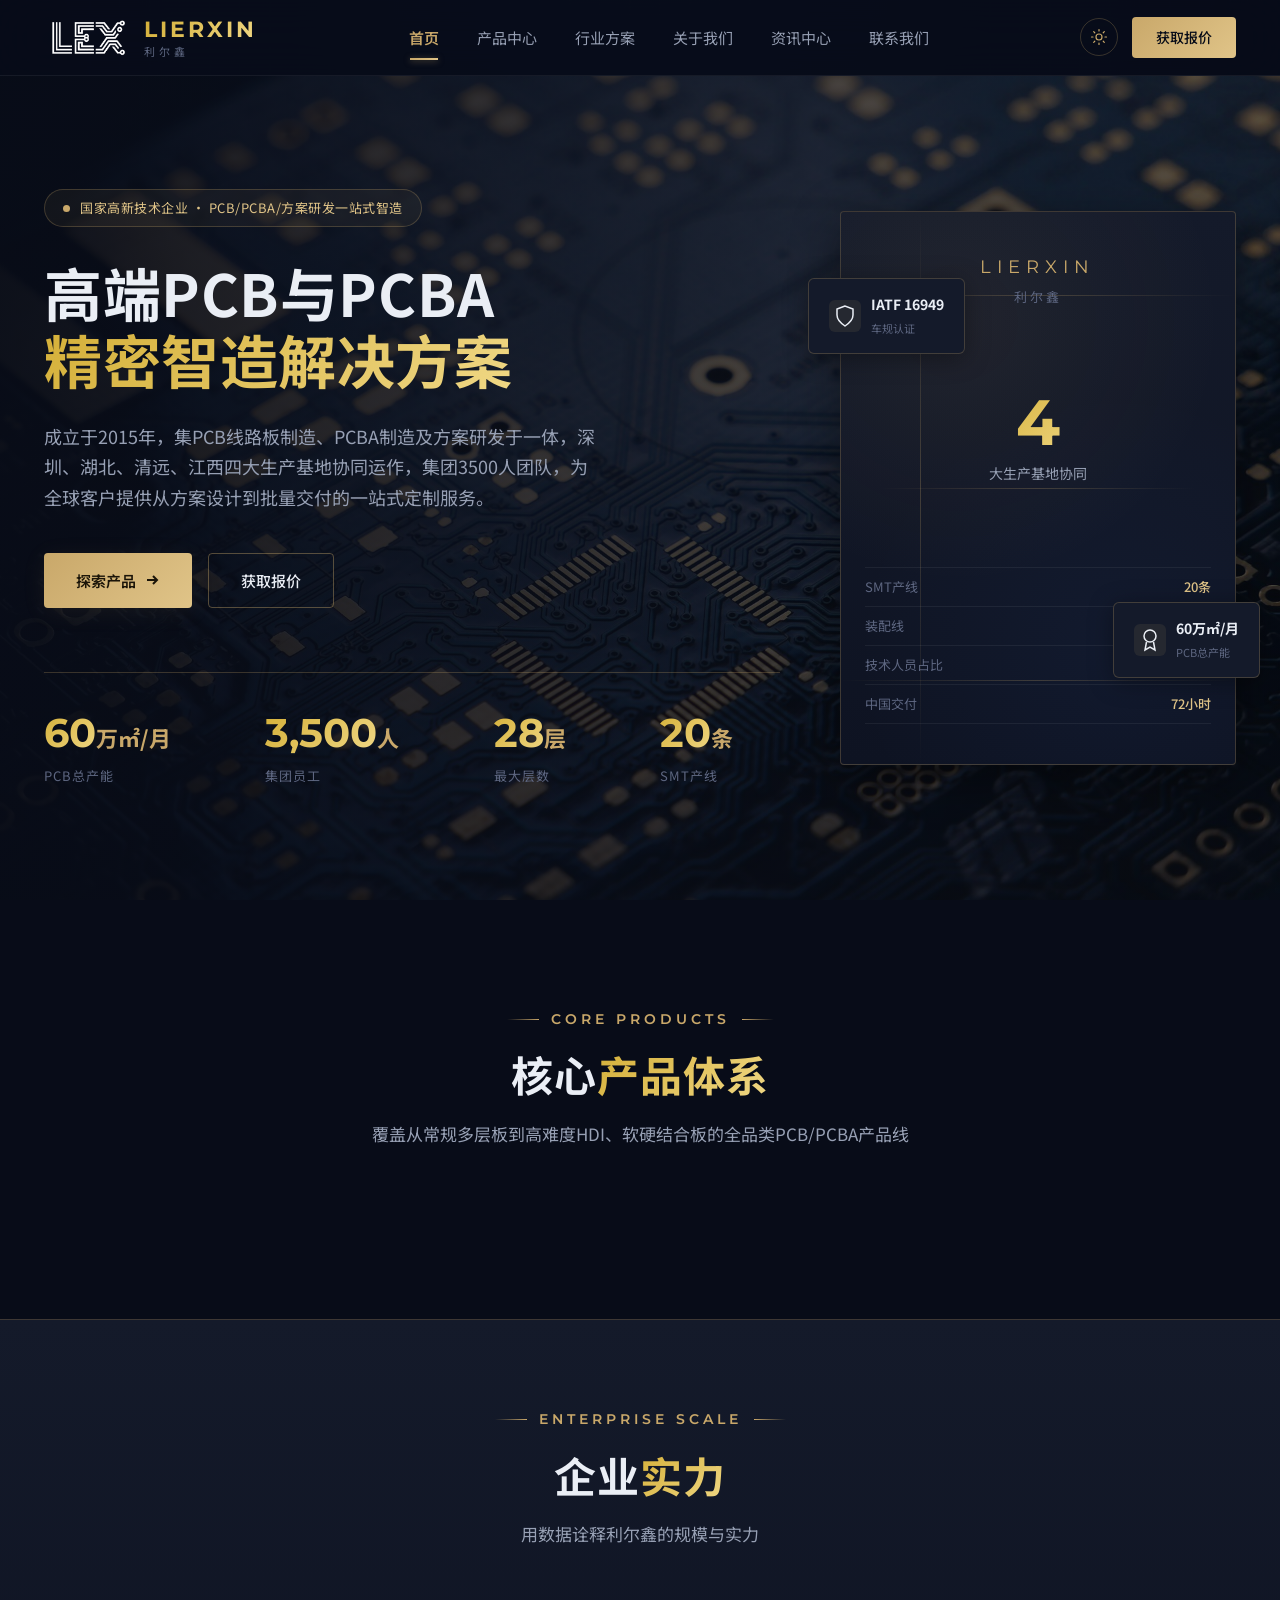
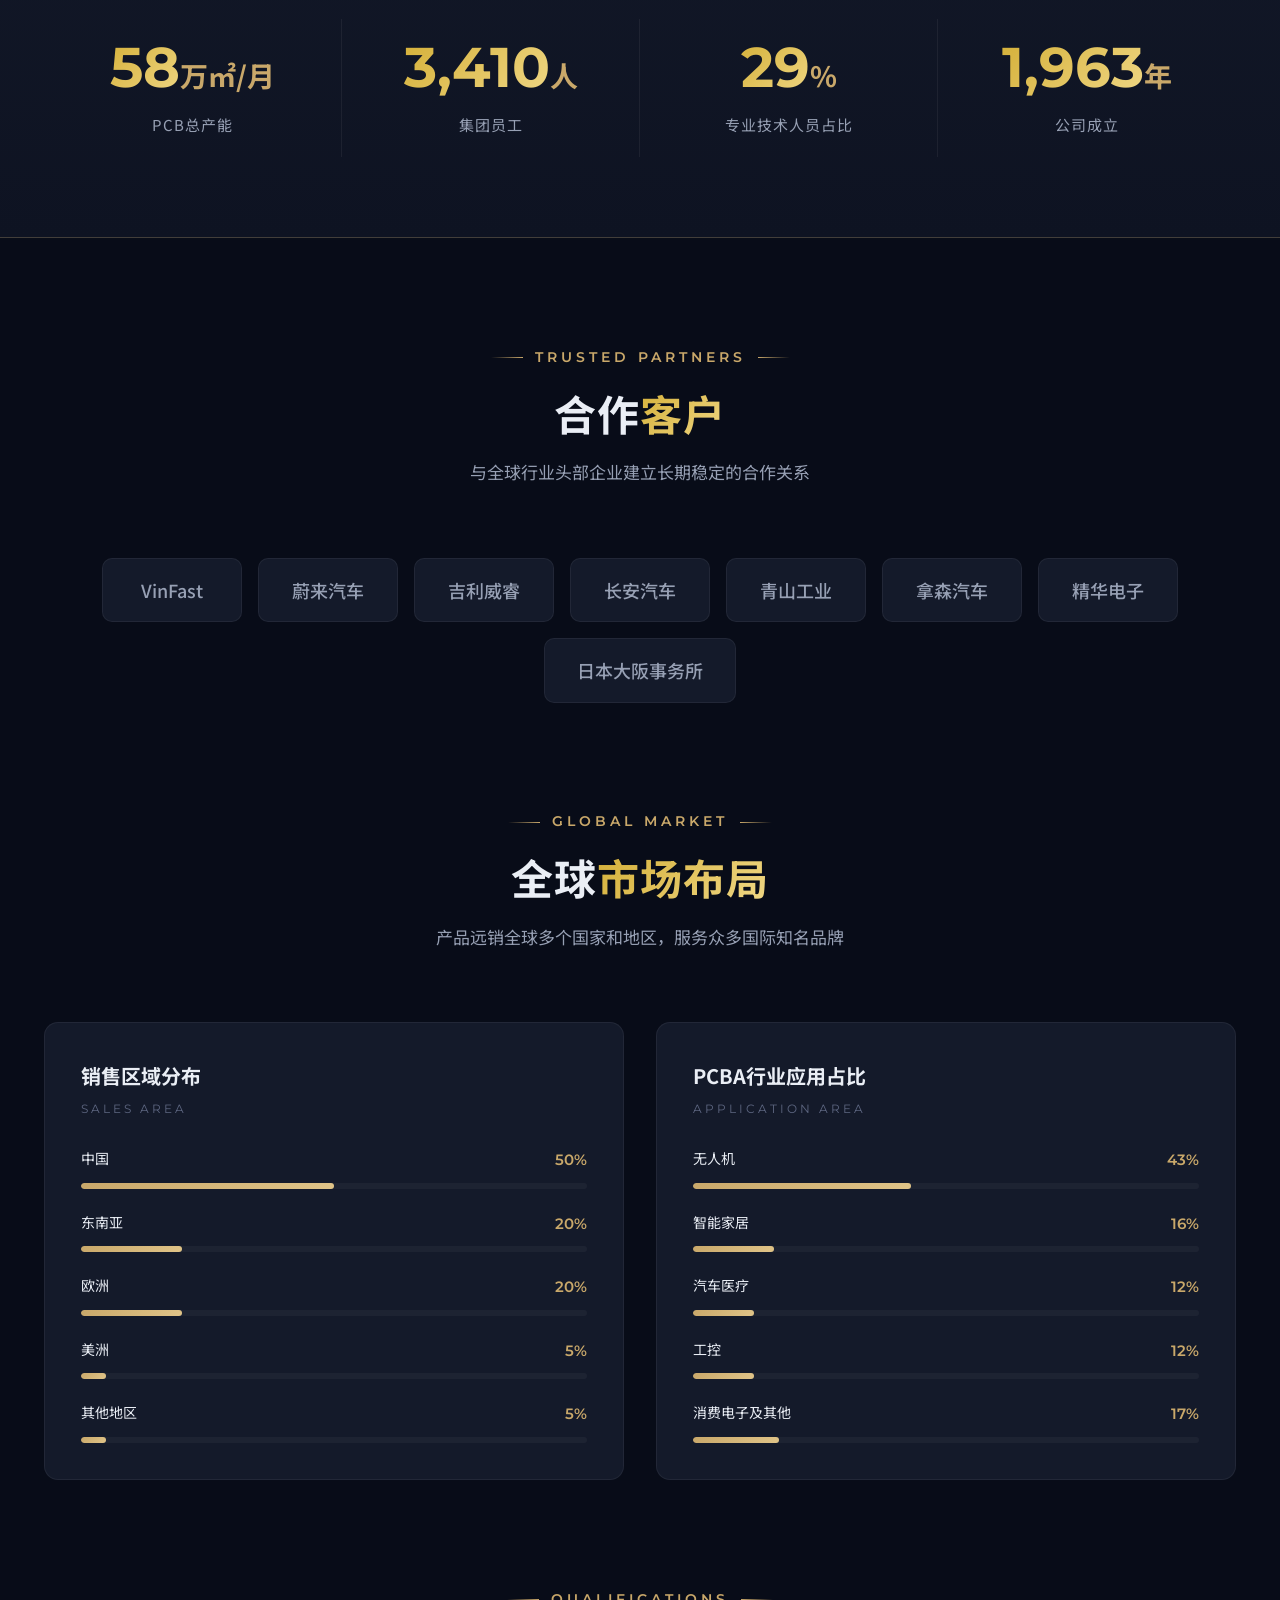
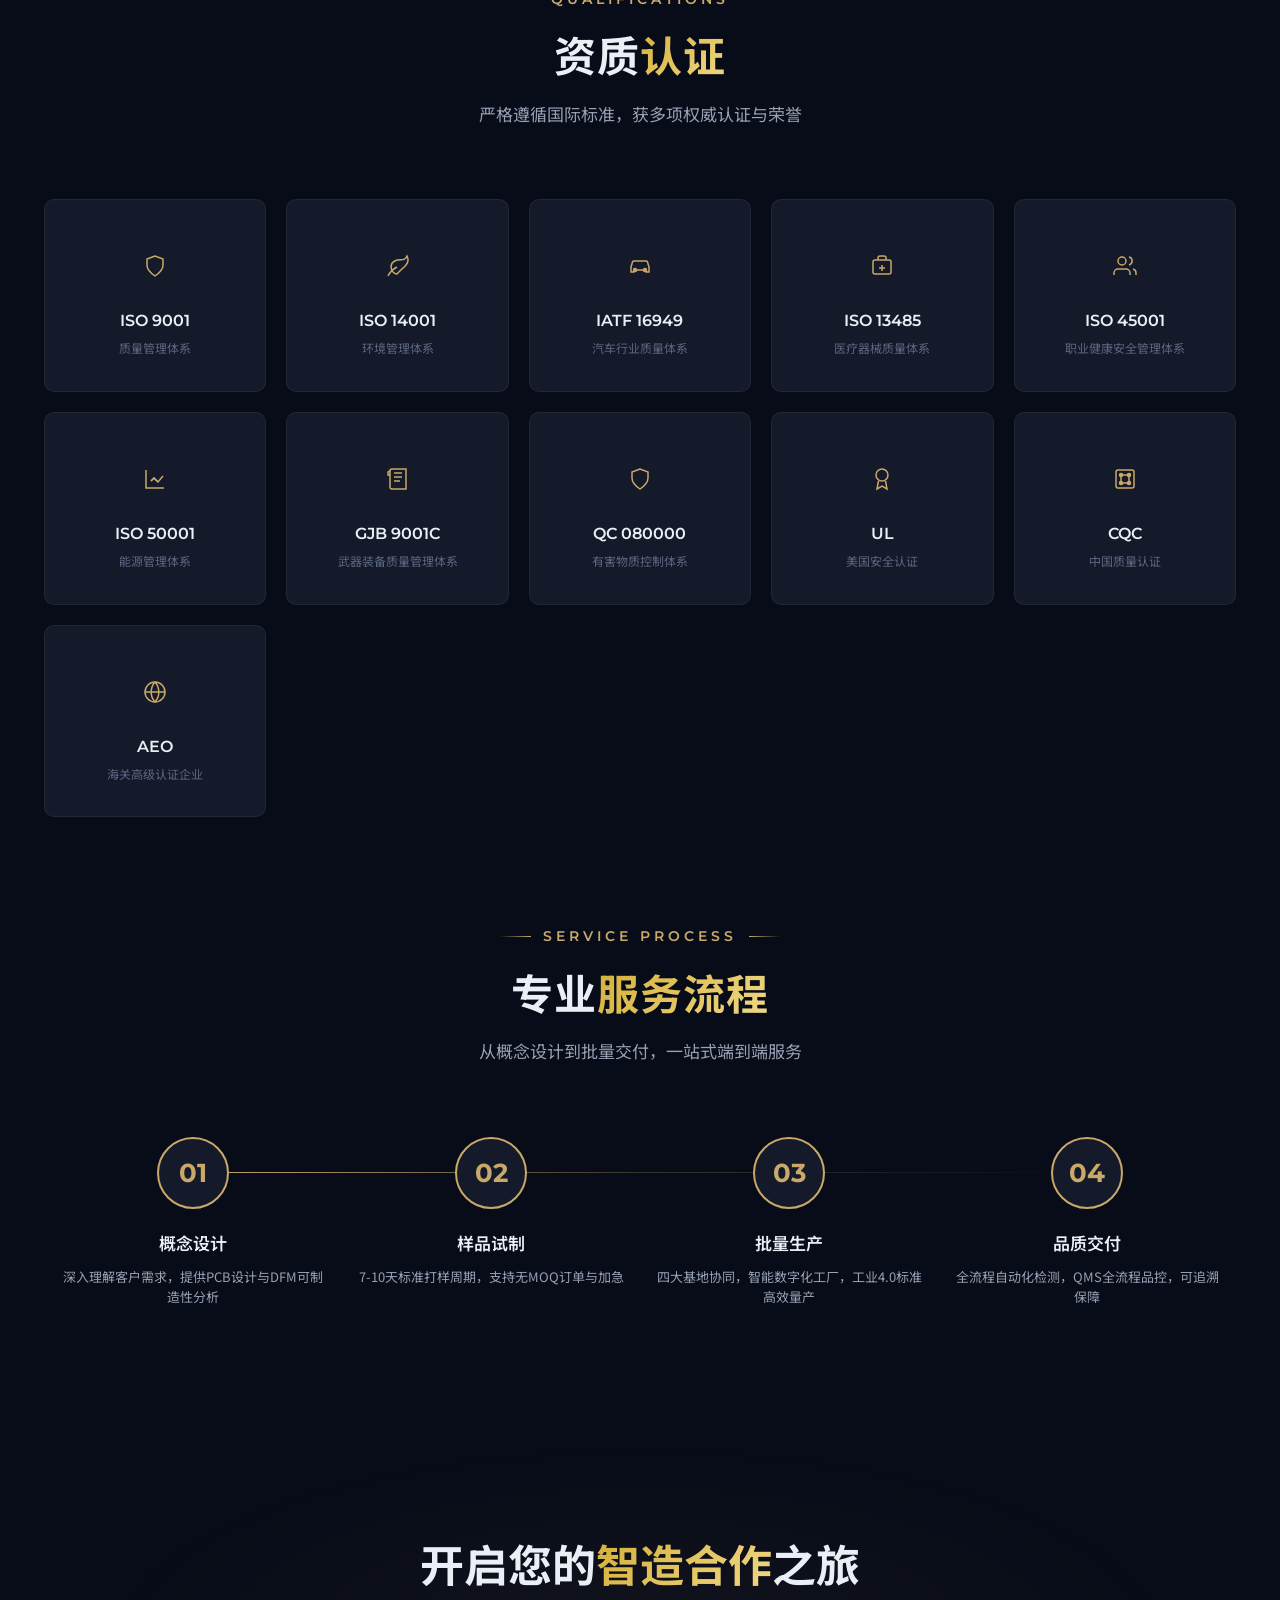
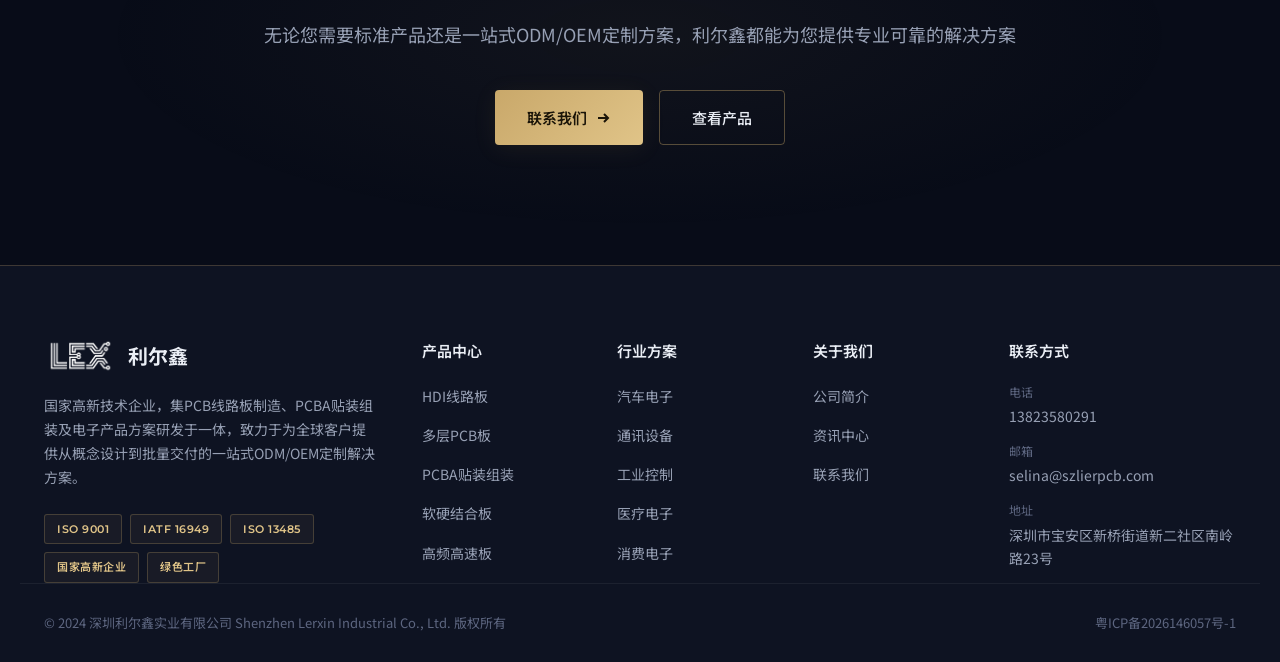
<file: index.html>
<!DOCTYPE html>
<html lang="zh-CN">
<head>
    <meta charset="UTF-8">
    <meta name="viewport" content="width=device-width, initial-scale=1.0">
    <title>LIERXIN 利尔鑫 — 高端PCB/PCBA一站式智造专家</title>
    <meta name="description" content="深圳利尔鑫实业有限公司 — 集PCB线路板制造、PCBA贴装组装及电子产品方案研发于一体，四大生产基地，月产能60万平米，3500人专业团队，服务VinFast、蔚来、吉利威睿等全球客户，72小时交付。">
    <link rel="preconnect" href="https://fonts.googleapis.com">
    <link rel="preconnect" href="https://fonts.gstatic.com" crossorigin>
    <link href="https://fonts.googleapis.com/css2?family=Montserrat:wght@600;700;800;900&family=Noto+Sans+SC:wght@400;500;700;900&display=swap" rel="stylesheet">
    <link rel="stylesheet" href="css/style.css?v=20260928">
    <script>
        // 主题预加载：避免刷新时闪现深色
        (function () {
            try {
                if (localStorage.getItem('lierxin-theme') === 'light') {
                    document.documentElement.setAttribute('data-theme', 'light');
                }
            } catch (e) {}
        })();
    </script>
</head>
<body>
    <!-- Subtle background texture -->
    <div class="bg-texture"></div>

    <!-- Navigation -->
    <nav class="navbar" id="navbar">
        <div class="nav-container">
            <a href="#/" class="nav-logo">
                <div class="logo-mark">
                    <img src="images/logo.png" alt="LIERXIN 利尔鑫" class="logo-img">
                </div>
                <div class="logo-text">
                    <span class="logo-en">LIERXIN</span>
                    <span class="logo-cn">利尔鑫</span>
                </div>
            </a>
            <ul class="nav-menu" id="navMenu">
                <li><a href="#/" class="nav-link" data-page="home">首页</a></li>
                <li><a href="#/products" class="nav-link" data-page="products">产品中心</a></li>
                <li><a href="#/solutions" class="nav-link" data-page="solutions">行业方案</a></li>
                <li><a href="#/about" class="nav-link" data-page="about">关于我们</a></li>
                <li><a href="#/news" class="nav-link" data-page="news">资讯中心</a></li>
                <li><a href="#/contact" class="nav-link" data-page="contact">联系我们</a></li>
            </ul>
            <div class="nav-actions">
                <button class="theme-toggle" id="themeToggle" aria-label="切换深浅色主题" title="切换深浅色主题">
                    <svg class="tt-icon tt-moon" width="18" height="18" viewBox="0 0 24 24" fill="none" stroke="currentColor" stroke-width="1.6" stroke-linecap="round" stroke-linejoin="round">
                        <path d="M21 12.79A9 9 0 1 1 11.21 3 7 7 0 0 0 21 12.79z"/>
                    </svg>
                    <svg class="tt-icon tt-sun" width="18" height="18" viewBox="0 0 24 24" fill="none" stroke="currentColor" stroke-width="1.6" stroke-linecap="round" stroke-linejoin="round">
                        <circle cx="12" cy="12" r="4"/>
                        <path d="M12 2v2M12 20v2M4.93 4.93l1.41 1.41M17.66 17.66l1.41 1.41M2 12h2M20 12h2M6.34 17.66l-1.41 1.41M19.07 4.93l-1.41 1.41"/>
                    </svg>
                </button>
                <a href="#/contact" class="nav-cta" id="navQuote">获取报价</a>
                <button class="nav-toggle" id="navToggle" aria-label="菜单">
                    <span></span><span></span><span></span>
                </button>
            </div>
        </div>
    </nav>

    <!-- Page content container -->
    <main class="page-container" id="app"></main>

    <!-- Footer -->
    <footer class="footer">
        <div class="footer-container">
            <div class="footer-grid">
                <div class="footer-col footer-brand">
                    <div class="footer-logo">
                        <img src="images/logo.png" alt="LIERXIN 利尔鑫" class="footer-logo-img">
                        <span>利尔鑫</span>
                    </div>
                    <p class="footer-desc">国家高新技术企业，集PCB线路板制造、PCBA贴装组装及电子产品方案研发于一体，致力于为全球客户提供从概念设计到批量交付的一站式ODM/OEM定制解决方案。</p>
                    <div class="footer-cert">
                        <span class="cert-badge">ISO 9001</span>
                        <span class="cert-badge">IATF 16949</span>
                        <span class="cert-badge">ISO 13485</span>
                        <span class="cert-badge">国家高新企业</span>
                        <span class="cert-badge">绿色工厂</span>
                    </div>
                </div>
                <div class="footer-col">
                    <h4>产品中心</h4>
                    <ul>
                        <li><a href="#/products">HDI线路板</a></li>
                        <li><a href="#/products">多层PCB板</a></li>
                        <li><a href="#/products">PCBA贴装组装</a></li>
                        <li><a href="#/products">软硬结合板</a></li>
                        <li><a href="#/products">高频高速板</a></li>
                    </ul>
                </div>
                <div class="footer-col">
                    <h4>行业方案</h4>
                    <ul>
                        <li><a href="#/solutions">汽车电子</a></li>
                        <li><a href="#/solutions">通讯设备</a></li>
                        <li><a href="#/solutions">工业控制</a></li>
                        <li><a href="#/solutions">医疗电子</a></li>
                        <li><a href="#/solutions">消费电子</a></li>
                    </ul>
                </div>
                <div class="footer-col">
                    <h4>关于我们</h4>
                    <ul>
                        <li><a href="#/about">公司简介</a></li>
                        <li><a href="#/news">资讯中心</a></li>
                        <li><a href="#/contact">联系我们</a></li>
                    </ul>
                </div>
                <div class="footer-col footer-contact">
                    <h4>联系方式</h4>
                    <ul class="contact-list">
                        <li><span class="ci-label">电话</span> 13823580291</li>
                        <li><span class="ci-label">邮箱</span> selina@szlierpcb.com</li>
                        <li><span class="ci-label">地址</span> 深圳市宝安区新桥街道新二社区南岭路23号</li>
                    </ul>
                </div>
            </div>
            <div class="footer-bottom">
                <p>© 2024 深圳利尔鑫实业有限公司 Shenzhen Lerxin Industrial Co., Ltd. 版权所有</p>
                <p class="footer-icp"><a href="https://beian.miit.gov.cn/" target="_blank" rel="noopener">粤ICP备2026146057号-1</a></p>
            </div>
        </div>
    </footer>

    <!-- 右下角浮动操作：获取报价 + 返回顶部 -->
    <div class="float-actions" id="floatActions">
        <button class="float-quote" id="floatQuote" type="button" aria-label="获取报价">
            <span>获取</span>
            <span>报价</span>
        </button>
        <button class="scroll-top" id="scrollTop" aria-label="返回顶部">
            <svg width="20" height="20" viewBox="0 0 20 20" fill="none">
                <path d="M10 4l6 6-1.5 1.5L11 7.5V16H9V7.5L5.5 11L4 9.5l6-6z" fill="currentColor"/>
            </svg>
        </button>
    </div>

    <script src="js/app.js?v=20261007"></script>
</body>
</html>
</file>
<file: css/style.css>
/* ============================================
   LERXIN — Grand Corporate Design System
   Deep Navy · Gold Accents · Premium & Imposing
   ============================================ */

/* ---- Reset & Base ---- */
*, *::before, *::after { margin: 0; padding: 0; box-sizing: border-box; }

:root {
    /* Scrim — 深色遮罩基色（图片/毛玻璃压暗层），主题切换时统一调整 */
    --scrim-rgb: 8, 12, 24;

    /* Core Colors */
    --bg-base: #080c18;
    --bg-surface: #0e1322;
    --bg-card: #141a2a;
    --bg-card-hover: #1a2138;
    --bg-elevated: #1c2436;
    --border: rgba(255, 255, 255, 0.06);
    --border-gold: rgba(201, 168, 106, 0.25);
    --border-gold-bright: rgba(201, 168, 106, 0.4);

    /* Text */
    --text-primary: #eaeef5;
    --text-secondary: #97a0b4;
    --text-muted: #5d6680;

    /* Accents */
    --gold: #c9a86a;
    --gold-light: #e0c488;
    --gold-dark: #a8854a;
    --blue: #3b6fd4;
    --blue-deep: #1e3a8a;

    /* Gradients */
    --grad-gold: linear-gradient(135deg, #c9a86a 0%, #e0c488 100%);
    --grad-gold-text: linear-gradient(135deg, #d4af37 0%, #f0d886 100%);
    --grad-blue-gold: linear-gradient(135deg, #3b6fd4 0%, #c9a86a 100%);
    --grad-surface: linear-gradient(180deg, #141a2a 0%, #0e1322 100%);

    /* Shadows */
    --shadow-sm: 0 2px 12px rgba(0, 0, 0, 0.25);
    --shadow-md: 0 4px 24px rgba(0, 0, 0, 0.35);
    --shadow-lg: 0 12px 48px rgba(0, 0, 0, 0.4);
    --shadow-gold: 0 4px 24px rgba(201, 168, 106, 0.08);

    /* Sizing */
    --nav-height: 76px;
    --max-width: 1240px;
    --radius: 14px;
    --radius-sm: 10px;

    /* Fonts — 厚重无衬线，拒绝宋体 */
    --font-serif: 'Noto Sans SC', 'Montserrat', sans-serif;
    --font-sans: 'Noto Sans SC', -apple-system, BlinkMacSystemFont, 'Segoe UI', sans-serif;
    --font-en: 'Montserrat', 'Noto Sans SC', sans-serif;

    /* Nav / Footer 背景（浅色主题会覆盖） */
    --nav-bg: rgba(var(--scrim-rgb), 0.72);
    --nav-bg-scrolled: rgba(var(--scrim-rgb), 0.94);

    /* 表单/面板填充底色（浅色主题会覆盖为浅色） */
    --field-bg: rgba(var(--scrim-rgb), 0.5);

    /* Transitions */
    --t-fast: 0.2s ease;
    --t-base: 0.4s cubic-bezier(0.25, 0.1, 0.25, 1);
    --t-slow: 0.7s cubic-bezier(0.25, 0.1, 0.25, 1);
}

/* ============================================
   LIGHT THEME — 白色背景版本
   仅覆盖语义变量，结构完全不变
   ============================================ */
[data-theme="light"] {
    /* 背景：纯白 + 浅灰层次 */
    --bg-base: #ffffff;
    --bg-surface: #f4f6f9;
    --bg-card: #ffffff;
    --bg-card-hover: #fafbfd;
    --bg-elevated: #eef1f6;

    /* 边框：深色半透明 */
    --border: rgba(15, 23, 42, 0.09);
    --border-gold: rgba(157, 122, 63, 0.32);
    --border-gold-bright: rgba(157, 122, 63, 0.55);

    /* 文字：深蓝灰 */
    --text-primary: #16203a;
    --text-secondary: #4d5768;
    --text-muted: #8792a6;

    /* 金色：白底上需加深才有对比度 */
    --gold: #9d7a3f;
    --gold-light: #b8935a;
    --gold-dark: #7d6030;

    --grad-gold: linear-gradient(135deg, #9d7a3f 0%, #cba96b 100%);
    --grad-gold-text: linear-gradient(135deg, #9d7a3f 0%, #c49b58 100%);
    --grad-surface: linear-gradient(180deg, #ffffff 0%, #f4f6f9 100%);

    /* 阴影：更淡更柔 */
    --shadow-sm: 0 1px 6px rgba(15, 23, 42, 0.06);
    --shadow-md: 0 4px 18px rgba(15, 23, 42, 0.08);
    --shadow-lg: 0 12px 36px rgba(15, 23, 42, 0.10);
    --shadow-gold: 0 4px 18px rgba(157, 122, 63, 0.12);

    /* 导航栏：白色毛玻璃 */
    --nav-bg: rgba(255, 255, 255, 0.82);
    --nav-bg-scrolled: rgba(255, 255, 255, 0.96);

    /* 输入框/面板填充：浅灰（深色遮罩在白底上会变成灰底灰字） */
    --field-bg: rgba(15, 23, 42, 0.04);
}

/* 浅色主题：白色线条 logo 反转为深色，保证可见 */
[data-theme="light"] .logo-img,
[data-theme="light"] .footer-logo-img { filter: invert(1); }

/* 浅色主题：顶部大图区（hero / product-hero）整体保持暗色外观，完全不变化
   原因：图片上的文字依赖深色遮罩，跟随浅色主题会变暗/发蓝导致看不清。
   这里把整组变量还原为暗色值，hero 内的面板、徽章、按钮一并继承，无需单独处理。
   注意：cta-section 背景是透明的，不在此列，需跟随浅色主题。 */
[data-theme="light"] .hero,
[data-theme="light"] .product-hero {
    --text-primary: #eaeef5;
    --text-secondary: #97a0b4;
    --text-muted: #5d6680;
    --gold: #c9a86a;
    --gold-light: #e0c488;
    --gold-dark: #a8854a;
    --border: rgba(255, 255, 255, 0.06);
    --border-gold: rgba(201, 168, 106, 0.25);
    --border-gold-bright: rgba(201, 168, 106, 0.4);
    --bg-card: #141a2a;
    --bg-card-hover: #1a2138;
    --grad-gold: linear-gradient(135deg, #c9a86a 0%, #e0c488 100%);
    --grad-gold-text: linear-gradient(135deg, #d4af37 0%, #f0d886 100%);
    --grad-surface: linear-gradient(180deg, #141a2a 0%, #0e1322 100%);
    --shadow-md: 0 4px 24px rgba(0, 0, 0, 0.35);
    --shadow-lg: 0 12px 48px rgba(0, 0, 0, 0.4);

    /* 关键：必须显式重设 color。
       color 是在 body 上用变量算好的，子元素继承的是"算完的值"，
       只重设上面的变量不会改变已继承的颜色，标题仍会跟着浅色主题变深蓝。 */
    color: var(--text-primary);
}

/* 浅色主题：卡片图片区同样是深色遮罩，其上的金色徽章需还原为亮金 */
[data-theme="light"] .card-visual,
[data-theme="light"] .news-visual,
[data-theme="light"] .sol-visual {
    --gold-light: #e0c488;
    --gold: #c9a86a;
    --text-primary: #eaeef5;
}

/* 浅色主题：白底上的金色小标签需加深才够对比 */
[data-theme="light"] .cert-badge { color: var(--gold); background: rgba(157, 122, 63, 0.08); }

/* 浅色主题：背景纹理减弱 */
[data-theme="light"] .bg-texture { opacity: 0.45; }

/* ---- Theme Toggle ---- */
.nav-actions { display: flex; align-items: center; gap: 14px; }
.theme-toggle {
    width: 38px; height: 38px;
    border-radius: 50%;
    border: 1px solid var(--border-gold);
    background: transparent;
    color: var(--gold);
    display: flex; align-items: center; justify-content: center;
    cursor: pointer;
    flex-shrink: 0;
    transition: all var(--t-fast);
}
.theme-toggle:hover {
    background: rgba(201, 168, 106, 0.12);
    border-color: var(--border-gold-bright);
    transform: rotate(18deg);
}
.theme-toggle .tt-icon { display: block; }
.theme-toggle .tt-moon { display: none; }
[data-theme="light"] .theme-toggle .tt-sun { display: none; }
[data-theme="light"] .theme-toggle .tt-moon { display: block; }

html { scroll-behavior: smooth; font-size: 16px; }

body {
    font-family: var(--font-sans);
    background: var(--bg-base);
    color: var(--text-primary);
    line-height: 1.7;
    overflow-x: hidden;
    min-height: 100vh;
    -webkit-font-smoothing: antialiased;
}

a { color: inherit; text-decoration: none; }
ul { list-style: none; }
img { max-width: 100%; display: block; }

/* ---- Background Texture ---- */
.bg-texture {
    position: fixed;
    inset: 0;
    z-index: 0;
    pointer-events: none;
    background:
        radial-gradient(ellipse 80% 50% at 50% 0%, rgba(59, 111, 212, 0.06), transparent),
        radial-gradient(ellipse 60% 40% at 90% 80%, rgba(201, 168, 106, 0.04), transparent);
}
.bg-texture::before {
    content: '';
    position: absolute;
    inset: 0;
    background-image: url("data:image/svg+xml,%3Csvg width='60' height='60' viewBox='0 0 60 60' xmlns='http://www.w3.org/2000/svg'%3E%3Cpath d='M0 0h60M0 30h60M30 0v60M60 0v60' stroke='%23ffffff' stroke-width='0.5' opacity='0.015'/%3E%3C/svg%3E");
}

/* ---- Navbar ---- */
.navbar {
    position: fixed;
    top: 0; left: 0; right: 0;
    height: var(--nav-height);
    z-index: 1000;
    background: var(--nav-bg);
    backdrop-filter: blur(24px);
    -webkit-backdrop-filter: blur(24px);
    border-bottom: 1px solid var(--border);
    transition: all var(--t-base);
}
.navbar.scrolled {
    background: var(--nav-bg-scrolled);
    border-bottom-color: var(--border-gold);
}

.nav-container {
    max-width: var(--max-width);
    margin: 0 auto;
    height: 100%;
    display: flex;
    align-items: center;
    justify-content: space-between;
    padding: 0 24px;
    gap: 20px;
}

.nav-logo { display: flex; align-items: center; gap: 12px; transition: opacity var(--t-fast); }
.nav-logo:hover { opacity: 0.85; }

.logo-mark { display: flex; align-items: center; }
.logo-img {
    height: 44px;
    width: auto;
    display: block;
    border-radius: 4px;
}

.logo-text { display: flex; flex-direction: column; line-height: 1.1; }
.logo-en {
    font-family: var(--font-en);
    font-size: 22px;
    font-weight: 700;
    letter-spacing: 3px;
    background: var(--grad-gold-text);
    -webkit-background-clip: text;
    -webkit-text-fill-color: transparent;
    background-clip: text;
}
.logo-cn { font-size: 11px; color: var(--text-muted); letter-spacing: 4px; margin-top: 2px; }

.nav-menu { display: flex; align-items: center; gap: 2px; }

.nav-link {
    position: relative;
    padding: 8px 18px;
    font-size: 15px;
    font-weight: 400;
    color: var(--text-secondary);
    transition: all var(--t-fast);
}
.nav-link:hover { color: var(--text-primary); }
.nav-link.active { color: var(--gold); font-weight: 600; }
.nav-link.active::after {
    content: '';
    position: absolute;
    bottom: -4px;
    left: 50%;
    transform: translateX(-50%);
    width: 28px;
    height: 2px;
    background: var(--grad-gold);
    box-shadow: 0 1px 6px rgba(201, 168, 106, 0.5);
}

.nav-cta {
    padding: 9px 24px;
    font-size: 14px;
    font-weight: 500;
    color: var(--bg-base);
    background: var(--grad-gold);
    border-radius: 4px;
    transition: all var(--t-fast);
    white-space: nowrap;
}
.nav-cta:hover { opacity: 0.88; transform: translateY(-1px); }

.nav-toggle { display: none; flex-direction: column; gap: 5px; background: none; border: none; cursor: pointer; padding: 8px; }
.nav-toggle span { width: 24px; height: 2px; background: var(--text-primary); border-radius: 2px; transition: all var(--t-fast); }
.nav-toggle.open span:nth-child(1) { transform: rotate(45deg) translate(5px, 5px); }
.nav-toggle.open span:nth-child(2) { opacity: 0; }
.nav-toggle.open span:nth-child(3) { transform: rotate(-45deg) translate(5px, -5px); }

/* ---- Page Container ---- */
.page-container {
    position: relative;
    z-index: 1;
    min-height: calc(100vh - var(--nav-height));
    padding-top: var(--nav-height);
}
.page-enter { animation: pageFadeIn 0.55s cubic-bezier(0.25, 0.1, 0.25, 1); }
@keyframes pageFadeIn {
    from { opacity: 0; transform: translateY(20px); }
    to { opacity: 1; transform: translateY(0); }
}

/* ---- Common Section ---- */
.section { max-width: var(--max-width); margin: 0 auto; padding: 100px 24px; }
.section-sm { padding: 50px 24px; }

.section-title { text-align: center; margin-bottom: 72px; }
.section-title .eyebrow {
    display: inline-flex;
    align-items: center;
    gap: 12px;
    font-family: var(--font-en);
    font-size: 14px;
    font-weight: 600;
    letter-spacing: 4px;
    text-transform: uppercase;
    color: var(--gold);
    margin-bottom: 16px;
}
.section-title .eyebrow::before,
.section-title .eyebrow::after {
    content: '';
    width: 32px;
    height: 1px;
    background: linear-gradient(90deg, transparent, var(--gold));
}
.section-title .eyebrow::after { background: linear-gradient(90deg, var(--gold), transparent); }

.section-title h2 {
    font-family: var(--font-serif);
    font-size: 42px;
    font-weight: 700;
    line-height: 1.3;
    margin-bottom: 18px;
    letter-spacing: 0.02em;
}
.section-title p { font-size: 17px; color: var(--text-secondary); max-width: 640px; margin: 0 auto; line-height: 1.6; }

.text-gold {
    background: var(--grad-gold-text);
    -webkit-background-clip: text;
    -webkit-text-fill-color: transparent;
    background-clip: text;
}

/* Gold divider */
.gold-divider {
    width: 60px;
    height: 3px;
    background: var(--grad-gold);
    margin: 0 auto;
    border-radius: 2px;
}

/* ---- Buttons ---- */
.btn {
    display: inline-flex;
    align-items: center;
    gap: 8px;
    padding: 14px 32px;
    font-size: 15px;
    font-weight: 500;
    border-radius: 4px;
    border: none;
    cursor: pointer;
    transition: all var(--t-base);
    position: relative;
    font-family: var(--font-sans);
}
.btn-primary {
    background: var(--grad-gold);
    color: #1a1408;
    font-weight: 600;
    box-shadow: var(--shadow-gold);
}
.btn-primary:hover { opacity: 0.9; transform: translateY(-2px); box-shadow: 0 8px 32px rgba(201, 168, 106, 0.2); }

.btn-outline {
    background: transparent;
    color: var(--text-primary);
    border: 1px solid var(--border-gold-bright);
}
.btn-outline:hover { background: rgba(201, 168, 106, 0.06); border-color: var(--gold); color: var(--gold-light); }

/* ---- Hero ---- */
.hero {
    position: relative;
    min-height: calc(100vh - var(--nav-height));
    display: flex;
    align-items: center;
    overflow: hidden;
    background-image: url('../images/home-hero.jpg');
    background-size: cover;
    background-position: center;
    background-repeat: no-repeat;
}
.hero::before {
    content: '';
    position: absolute;
    inset: 0;
    background:
        linear-gradient(90deg, rgba(var(--scrim-rgb), 0.94) 0%, rgba(var(--scrim-rgb), 0.80) 45%, rgba(var(--scrim-rgb), 0.58) 100%),
        radial-gradient(ellipse 60% 50% at 30% 50%, rgba(201, 168, 106, 0.04), transparent);
    z-index: 0;
}

.hero-content {
    position: relative;
    z-index: 2;
    max-width: var(--max-width);
    margin: 0 auto;
    width: 100%;
    padding: 0 24px;
    display: grid;
    grid-template-columns: 1.3fr 0.7fr;
    gap: 60px;
    align-items: center;
}

.hero-text .badge {
    display: inline-flex;
    align-items: center;
    gap: 10px;
    padding: 7px 18px;
    background: rgba(201, 168, 106, 0.06);
    border: 1px solid var(--border-gold);
    border-radius: 50px;
    font-size: 13px;
    color: var(--gold-light);
    margin-bottom: 32px;
    letter-spacing: 0.5px;
}
.hero-text .badge .dot { width: 7px; height: 7px; background: var(--gold); border-radius: 50%; }

.hero-text h1 {
    font-family: var(--font-serif);
    font-size: 58px;
    font-weight: 700;
    line-height: 1.15;
    margin-bottom: 28px;
    letter-spacing: 0.01em;
}

.hero-text .hero-desc {
    font-size: 18px;
    color: var(--text-secondary);
    margin-bottom: 40px;
    max-width: 560px;
    line-height: 1.7;
}

.hero-buttons { display: flex; gap: 16px; flex-wrap: wrap; }

.hero-stats {
    display: grid;
    grid-template-columns: repeat(4, auto);
    gap: 48px;
    margin-top: 64px;
    padding-top: 40px;
    border-top: 1px solid var(--border-gold);
}
.hero-stat .num {
    font-family: var(--font-en);
    font-size: 40px;
    font-weight: 700;
    background: var(--grad-gold-text);
    -webkit-background-clip: text;
    -webkit-text-fill-color: transparent;
    background-clip: text;
    line-height: 1;
}
.hero-stat .num-suffix { font-size: 22px; color: var(--gold); font-weight: 700; }
.hero-stat .label { font-size: 13px; color: var(--text-muted); margin-top: 8px; letter-spacing: 1px; }

/* Hero Visual — elegant geometric panel */
.hero-visual {
    position: relative;
    height: 500px;
    display: flex;
    align-items: center;
    justify-content: center;
}

.hero-panel {
    width: 100%;
    max-width: 400px;
    aspect-ratio: 3/4.2;
    position: relative;
    background: var(--grad-surface);
    border: 1px solid var(--border-gold);
    border-radius: 4px;
    overflow: hidden;
    box-shadow: var(--shadow-lg);
}

.hero-panel::before {
    content: '';
    position: absolute;
    inset: 0;
    background:
        radial-gradient(circle at 30% 20%, rgba(201, 168, 106, 0.08), transparent 50%),
        radial-gradient(circle at 70% 80%, rgba(59, 111, 212, 0.06), transparent 50%);
}

/* Decorative geometric lines */
.hero-panel .geo-line {
    position: absolute;
    background: linear-gradient(90deg, transparent, var(--border-gold), transparent);
}
.hero-panel .geo-line.h1 { top: 15%; left: 0; right: 0; height: 1px; }
.hero-panel .geo-line.h2 { top: 50%; left: 10%; right: 10%; height: 1px; }
.hero-panel .geo-line.h3 { bottom: 15%; left: 0; right: 0; height: 1px; }
.hero-panel .geo-line.v1 { top: 0; bottom: 0; left: 20%; width: 1px; background: linear-gradient(180deg, transparent, var(--border-gold), transparent); }

.hero-panel .panel-content {
    position: absolute;
    inset: 0;
    display: flex;
    flex-direction: column;
    align-items: center;
    justify-content: space-between;
    padding: 40px 24px;
    z-index: 2;
}
.hero-panel .panel-top { text-align: center; }
.hero-panel .panel-top .pt-en {
    font-family: var(--font-en);
    font-size: 18px;
    letter-spacing: 6px;
    color: var(--gold);
    margin-bottom: 4px;
}
.hero-panel .panel-top .pt-cn { font-size: 13px; color: var(--text-muted); letter-spacing: 3px; }

.hero-panel .panel-mid { text-align: center; }
.hero-panel .panel-mid .pm-num {
    font-family: var(--font-en);
    font-size: 64px;
    font-weight: 700;
    background: var(--grad-gold-text);
    -webkit-background-clip: text;
    -webkit-text-fill-color: transparent;
    background-clip: text;
    line-height: 1;
}
.hero-panel .panel-mid .pm-label { font-size: 14px; color: var(--text-secondary); margin-top: 8px; }

.hero-panel .panel-bottom { text-align: center; width: 100%; }
.hero-panel .panel-bottom .pb-item {
    display: flex;
    justify-content: space-between;
    padding: 8px 0;
    border-top: 1px solid var(--border);
    font-size: 13px;
}
.hero-panel .panel-bottom .pb-item:last-child { border-bottom: 1px solid var(--border); }
.hero-panel .panel-bottom .pb-item span:first-child { color: var(--text-muted); }
.hero-panel .panel-bottom .pb-item span:last-child { color: var(--gold-light); font-weight: 500; }

/* Floating accent */
.hero-accent {
    position: absolute;
    padding: 14px 20px;
    background: var(--bg-card);
    border: 1px solid var(--border-gold);
    border-radius: 6px;
    box-shadow: var(--shadow-md);
    display: flex;
    align-items: center;
    gap: 10px;
    z-index: 3;
}
.hero-accent .ha-icon {
    width: 32px; height: 32px; min-width: 32px;
    border-radius: 6px;
    display: flex; align-items: center; justify-content: center;
    background: rgba(201, 168, 106, 0.1);
}
.hero-accent .ha-text { font-size: 13px; }
.hero-accent .ha-text strong { display: block; font-size: 14px; }
.hero-accent .ha-text span { color: var(--text-muted); font-size: 11px; }
.ha-1 { top: 8%; left: -8%; }
.ha-2 { bottom: 12%; right: -6%; }

/* ---- Product Cards Grid ---- */
.card-grid {
    display: grid;
    grid-template-columns: repeat(auto-fill, minmax(340px, 1fr));
    gap: 28px;
}

.tech-card {
    display: block;
    background: var(--bg-card);
    border: 1px solid var(--border);
    border-radius: var(--radius);
    overflow: hidden;
    transition: all var(--t-base);
    position: relative;
    color: inherit;
    text-decoration: none;
}
.tech-card::before {
    content: '';
    position: absolute;
    top: 0; left: 0; right: 0;
    height: 2px;
    background: var(--grad-gold);
    transform: scaleX(0);
    transform-origin: left;
    transition: transform var(--t-base);
    z-index: 4;
}
.tech-card:hover::before { transform: scaleX(1); }
.tech-card:hover {
    background: var(--bg-card-hover);
    transform: translateY(-6px);
    border-color: var(--border-gold);
}

.tech-card .card-visual {
    height: 200px;
    background: var(--grad-surface);
    background-size: cover;
    background-position: center;
    position: relative;
    overflow: hidden;
    display: flex;
    align-items: center;
    justify-content: center;
    border-bottom: 1px solid var(--border);
}

.tech-card .card-visual::after {
    content: '';
    position: absolute;
    inset: 0;
    background: linear-gradient(180deg, rgba(var(--scrim-rgb), 0.15), transparent 40%, rgba(var(--scrim-rgb), 0.35));
    pointer-events: none;
}

.tech-card .card-icon-large {
    font-size: 56px;
    opacity: 0.6;
    z-index: 2;
    color: var(--gold);
}

.tech-card .card-body { padding: 28px; }
.tech-card .card-tag {
    display: inline-block;
    font-family: var(--font-en);
    font-size: 12px;
    font-weight: 600;
    letter-spacing: 2px;
    text-transform: uppercase;
    color: var(--gold);
    margin-bottom: 10px;
}
.tech-card .card-title { font-family: var(--font-serif); font-size: 22px; font-weight: 600; margin-bottom: 10px; }
.tech-card .card-desc { font-size: 14px; color: var(--text-secondary); margin-bottom: 18px; line-height: 1.6; }
.tech-card .card-features { display: flex; flex-wrap: wrap; gap: 8px; margin-bottom: 20px; }
.tech-card .card-feature {
    font-size: 12px;
    padding: 5px 12px;
    background: rgba(201, 168, 106, 0.05);
    border: 1px solid rgba(201, 168, 106, 0.12);
    border-radius: 3px;
    color: var(--text-secondary);
}
.tech-card .card-link {
    display: inline-flex;
    align-items: center;
    gap: 6px;
    font-size: 14px;
    color: var(--gold);
    font-weight: 500;
    transition: gap var(--t-fast);
}
.tech-card .card-link:hover { gap: 12px; }

/* ---- Industry Solutions Grid ---- */
.solutions-grid {
    display: grid;
    grid-template-columns: repeat(auto-fill, minmax(320px, 1fr));
    gap: 24px;
}

.solution-card {
    position: relative;
    padding: 0 28px 34px;
    background: var(--bg-card);
    border: 1px solid var(--border);
    border-radius: var(--radius);
    overflow: hidden;
    transition: all var(--t-base);
    cursor: pointer;
}
.solution-card::before {
    content: '';
    position: absolute;
    top: 0; left: 0; right: 0;
    height: 2px;
    background: var(--grad-gold);
    transform: scaleX(0);
    transform-origin: left;
    transition: transform var(--t-base);
}
.solution-card:hover::before { transform: scaleX(1); }
.solution-card:hover { background: var(--bg-card-hover); transform: translateY(-4px); border-color: var(--border-gold); }

.solution-card .sol-visual {
    position: relative;
    height: 170px;
    margin: 0 -28px 26px;
    overflow: hidden;
    border-bottom: 1px solid var(--border);
}
.solution-card .sol-visual-img {
    position: absolute;
    inset: 0;
    background-size: cover;
    background-position: center;
    transition: transform var(--t-slow);
}
.solution-card:hover .sol-visual-img { transform: scale(1.06); }
.solution-card .sol-visual::after {
    content: '';
    position: absolute; inset: 0;
    background: linear-gradient(180deg, rgba(var(--scrim-rgb), 0.10) 0%, rgba(var(--scrim-rgb), 0.55) 70%, rgba(var(--scrim-rgb), 0.82) 100%);
    pointer-events: none;
}
.solution-card h3 { font-family: var(--font-serif); font-size: 20px; font-weight: 600; margin-bottom: 10px; }
.solution-card p { font-size: 14px; color: var(--text-secondary); line-height: 1.6; }

/* ---- Stats Section ---- */
.stats-section {
    background: var(--grad-surface);
    border-top: 1px solid var(--border-gold);
    border-bottom: 1px solid var(--border-gold);
}
.stats-grid {
    display: grid;
    grid-template-columns: repeat(4, 1fr);
    gap: 0;
    text-align: center;
}
.stat-block {
    padding: 20px;
    border-right: 1px solid var(--border);
}
.stat-block:last-child { border-right: none; }
.stat-block .stat-num {
    font-family: var(--font-en);
    font-size: 56px;
    font-weight: 700;
    background: var(--grad-gold-text);
    -webkit-background-clip: text;
    -webkit-text-fill-color: transparent;
    background-clip: text;
    line-height: 1;
}
.stat-block .stat-suffix { font-size: 28px; font-weight: 700; color: var(--gold); }
.stat-block .stat-label { font-size: 15px; color: var(--text-secondary); margin-top: 12px; letter-spacing: 1px; }

/* ---- Partners Section ---- */
.partners-grid {
    display: flex;
    flex-wrap: wrap;
    justify-content: center;
    gap: 16px;
}
.partner-badge {
    padding: 16px 32px;
    background: var(--bg-card);
    border: 1px solid var(--border);
    border-radius: var(--radius-sm);
    font-size: 18px;
    font-weight: 500;
    color: var(--text-secondary);
    transition: all var(--t-base);
    text-align: center;
    min-width: 140px;
}
.partner-badge:hover { border-color: var(--border-gold); color: var(--gold-light); transform: translateY(-3px); }

/* ---- Global Market Section ---- */
.market-grid {
    display: grid;
    grid-template-columns: 1fr 1fr;
    gap: 32px;
}
.market-panel {
    background: var(--bg-card);
    border: 1px solid var(--border);
    border-radius: var(--radius);
    padding: 36px;
}
.market-panel h3 { font-size: 20px; font-weight: 700; color: var(--text-primary); }
.market-panel .mp-sub {
    font-family: var(--font-en);
    font-size: 12px;
    color: var(--text-muted);
    letter-spacing: 3px;
    text-transform: uppercase;
    margin: 6px 0 28px;
}
.market-panel .capability-bar { margin-bottom: 22px; }
.market-panel .capability-bar:last-child { margin-bottom: 0; }
.market-panel .cb-header span:first-child { font-size: 14px; }

/* ---- Process Capability Tags ---- */
.tag-list { display: flex; flex-wrap: wrap; gap: 10px; justify-content: center; }
.tag {
    padding: 8px 18px;
    background: var(--bg-card);
    border: 1px solid var(--border);
    border-radius: 999px;
    font-size: 14px;
    color: var(--text-secondary);
    transition: all var(--t-base);
}
.tag:hover { border-color: var(--border-gold); color: var(--gold-light); }

/* ---- Product Case Cards ---- */
.case-grid {
    display: grid;
    grid-template-columns: repeat(auto-fill, minmax(300px, 1fr));
    gap: 24px;
}
.case-card {
    background: var(--bg-card);
    border: 1px solid var(--border);
    border-radius: var(--radius);
    padding: 26px;
    transition: all var(--t-base);
}
.case-card:hover { border-color: var(--border-gold); transform: translateY(-4px); }
.case-card .case-cat {
    font-family: var(--font-en);
    font-size: 11px;
    color: var(--gold);
    letter-spacing: 2px;
    text-transform: uppercase;
    margin-bottom: 10px;
}
.case-card h4 { font-size: 17px; font-weight: 700; color: var(--text-primary); margin-bottom: 14px; }
.case-card .case-spec {
    font-size: 13px;
    color: var(--text-secondary);
    line-height: 1.9;
    border-top: 1px solid var(--border);
    padding-top: 12px;
}
.case-card .case-spec strong { color: var(--gold-light); font-weight: 600; }

@media (max-width: 900px) {
    .market-grid { grid-template-columns: 1fr; }
}

/* ---- Feature Blocks (Product/About pages) ---- */
.feature-block {
    display: grid;
    grid-template-columns: 0.85fr 1.15fr;
    gap: 64px;
    align-items: center;
    margin-bottom: 100px;
}
.feature-block.reverse { direction: rtl; }
.feature-block.reverse > * { direction: ltr; }

.feature-text .ft-tag {
    font-family: var(--font-en);
    font-size: 13px;
    font-weight: 600;
    letter-spacing: 3px;
    text-transform: uppercase;
    color: var(--gold);
    margin-bottom: 12px;
}
.feature-text h3 { font-family: var(--font-serif); font-size: 32px; font-weight: 600; margin-bottom: 20px; line-height: 1.3; }
.feature-text p { font-size: 16px; color: var(--text-secondary); margin-bottom: 20px; line-height: 1.7; }
.feature-list { display: flex; flex-direction: column; gap: 14px; }
.feature-list li {
    display: flex;
    align-items: flex-start;
    gap: 12px;
    font-size: 15px;
    color: var(--text-secondary);
    line-height: 1.5;
}
.feature-list li::before {
    content: '';
    width: 8px; height: 8px; min-width: 8px;
    border: 2px solid var(--gold);
    border-radius: 50%;
    margin-top: 8px;
    background: transparent;
}
.feature-list li::after { display: none; }

.feature-visual {
    height: 380px;
    background: var(--grad-surface);
    border: 1px solid var(--border-gold);
    border-radius: var(--radius);
    position: relative;
    overflow: hidden;
    display: flex;
    align-items: center;
    justify-content: center;
    box-shadow: var(--shadow-md);
}
.feature-visual::before {
    content: '';
    position: absolute;
    inset: 0;
    background: radial-gradient(circle at 30% 30%, rgba(201, 168, 106, 0.06), transparent 50%);
}

/* ---- Timeline (About page) ---- */
.timeline { position: relative; max-width: 820px; margin: 0 auto; }
.timeline::before {
    content: '';
    position: absolute;
    left: 100px; top: 0; bottom: 0;
    width: 2px;
    background: linear-gradient(180deg, var(--gold), var(--border-gold) 50%, transparent);
}
.timeline-item { display: flex; gap: 48px; padding-bottom: 48px; position: relative; }
.timeline-year {
    font-family: var(--font-en);
    font-size: 26px;
    font-weight: 700;
    color: var(--gold);
    min-width: 80px;
    text-align: right;
}
.timeline-dot {
    position: absolute;
    left: 93px; top: 6px;
    width: 16px; height: 16px;
    border-radius: 50%;
    background: var(--bg-base);
    border: 3px solid var(--gold);
    z-index: 2;
}
.timeline-content { padding-left: 48px; }
.timeline-content h4 { font-family: var(--font-serif); font-size: 18px; font-weight: 600; margin-bottom: 8px; }
.timeline-content p { font-size: 14px; color: var(--text-secondary); line-height: 1.6; }

/* ---- News Cards ---- */
.news-grid { display: grid; grid-template-columns: repeat(auto-fill, minmax(360px, 1fr)); gap: 28px; }
.news-card {
    background: var(--bg-card);
    border: 1px solid var(--border);
    border-radius: var(--radius);
    overflow: hidden;
    transition: all var(--t-base);
    cursor: pointer;
}
.news-card:hover { border-color: var(--border-gold); transform: translateY(-4px); }
.news-card .news-visual {
    height: 180px;
    background: var(--grad-surface);
    background-size: cover;
    background-position: center;
    display: flex; align-items: center; justify-content: center;
    font-size: 40px;
    position: relative;
    border-bottom: 1px solid var(--border);
}
.news-card .news-visual::after {
    content: '';
    position: absolute;
    inset: 0;
    background: linear-gradient(180deg, rgba(var(--scrim-rgb), 0.15), transparent 40%, rgba(var(--scrim-rgb), 0.35));
    pointer-events: none;
}
.news-card .news-date-badge {
    position: absolute;
    top: 14px; left: 14px;
    z-index: 2;
    padding: 5px 14px;
    background: rgba(var(--scrim-rgb), 0.85);
    backdrop-filter: blur(10px);
    border-radius: 4px;
    font-size: 12px;
    color: var(--gold-light);
    border: 1px solid var(--border-gold);
}
.news-card .news-body { padding: 24px; }
.news-card .news-tag { font-size: 12px; color: var(--gold); margin-bottom: 8px; letter-spacing: 1px; }
.news-card .news-title {
    font-family: var(--font-serif);
    font-size: 17px;
    font-weight: 600;
    margin-bottom: 10px;
    line-height: 1.4;
    display: -webkit-box;
    -webkit-line-clamp: 2;
    -webkit-box-orient: vertical;
    overflow: hidden;
}
.news-card .news-excerpt {
    font-size: 13px;
    color: var(--text-muted);
    line-height: 1.6;
    display: -webkit-box;
    -webkit-line-clamp: 2;
    -webkit-box-orient: vertical;
    overflow: hidden;
}

/* ---- Contact Page ---- */
.contact-grid { display: grid; grid-template-columns: 1fr 1fr; gap: 40px; }
.contact-info-card, .contact-form-card {
    background: var(--bg-card);
    border: 1px solid var(--border);
    border-radius: var(--radius);
    padding: 40px;
}
.contact-info-item { display: flex; align-items: flex-start; gap: 18px; margin-bottom: 32px; }
.contact-info-item .ci-icon {
    width: 48px; height: 48px; min-width: 48px;
    border-radius: 10px;
    background: rgba(201, 168, 106, 0.08);
    border: 1px solid var(--border-gold);
    display: flex; align-items: center; justify-content: center;
    font-size: 20px;
    color: var(--gold);
}
.contact-info-item .ci-content h5 { font-size: 14px; color: var(--text-muted); margin-bottom: 6px; }
.contact-info-item .ci-content p { font-size: 16px; color: var(--text-primary); }

.form-group { margin-bottom: 22px; }
.form-group label { display: block; font-size: 14px; color: var(--text-secondary); margin-bottom: 8px; }
.form-input, .form-textarea {
    width: 100%;
    padding: 13px 18px;
    background: var(--field-bg);
    border: 1px solid var(--border);
    border-radius: var(--radius-sm);
    color: var(--text-primary);
    font-size: 15px;
    font-family: inherit;
    transition: all var(--t-fast);
}
.form-input::placeholder, .form-textarea::placeholder { color: var(--text-muted); }
.form-input:focus, .form-textarea:focus {
    outline: none;
    border-color: var(--gold);
    box-shadow: 0 0 0 3px rgba(201, 168, 106, 0.08);
}
.form-textarea { min-height: 130px; resize: vertical; }
.form-row { display: grid; grid-template-columns: 1fr 1fr; gap: 18px; }

/* ---- 验证码 & 提交反馈（在线留言接后端） ---- */
.form-status {
    margin-top: 16px;
    padding: 12px 16px;
    border-radius: 8px;
    font-size: 14px;
    line-height: 1.6;
    display: none;
}
.form-status.is-visible { display: block; }
.form-status.is-success {
    background: rgba(48, 164, 108, .12);
    border: 1px solid rgba(48, 164, 108, .3);
    color: #52c58a;
}
.form-status.is-error {
    background: rgba(229, 72, 77, .12);
    border: 1px solid rgba(229, 72, 77, .3);
    color: #f08b8f;
}
[data-theme="light"] .form-status.is-success { color: #0f7a4d; background: rgba(48, 164, 108, .1); }
[data-theme="light"] .form-status.is-error   { color: #b3261e; background: rgba(229, 72, 77, .08); }

.form-captcha { display: flex; gap: 12px; align-items: stretch; }
.form-captcha .form-input { flex: 1; min-width: 0; }
.form-captcha-img {
    flex: 0 0 118px;
    height: 48px;
    border-radius: 8px;
    border: 1px solid var(--border);
    background: var(--bg-elevated);
    cursor: pointer;
    display: block;
    transition: border-color .2s ease, opacity .2s ease;
}
.form-captcha-img:hover { border-color: var(--border-gold-bright); opacity: .88; }
.form-input.is-error { border-color: rgba(229, 72, 77, .55); }
.form-input:disabled, .form-textarea:disabled { opacity: .6; cursor: not-allowed; }

@media (max-width: 520px) {
    .form-captcha { flex-direction: column; }
    .form-captcha-img { flex: none; width: 118px; }
}

.map-card, .offices-grid-wrapper {
    margin-top: 48px;
    background: var(--bg-card);
    border: 1px solid var(--border);
    border-radius: var(--radius);
    padding: 40px;
}
.offices-grid { display: grid; grid-template-columns: repeat(auto-fill, minmax(280px, 1fr)); gap: 20px; }
.office-card {
    padding: 28px;
    background: var(--field-bg);
    border: 1px solid var(--border);
    border-radius: var(--radius-sm);
    transition: all var(--t-fast);
}
.office-card:hover { border-color: var(--border-gold); }
.office-card .office-city {
    font-family: var(--font-serif);
    font-size: 20px;
    font-weight: 600;
    margin-bottom: 10px;
    display: flex;
    align-items: center;
    gap: 8px;
}
.office-card .office-addr { font-size: 13px; color: var(--text-secondary); margin-bottom: 8px; line-height: 1.5; }
.office-card .office-contact { font-size: 13px; color: var(--text-muted); }

/* ---- Capability Bars ---- */
.capability-bars { display: flex; flex-direction: column; gap: 24px; }
.capability-bar .cb-header {
    display: flex;
    justify-content: space-between;
    margin-bottom: 10px;
    font-size: 15px;
}
.capability-bar .cb-header span:last-child { color: var(--gold); font-weight: 600; font-family: var(--font-en); }
.capability-bar .cb-track { height: 6px; background: rgba(255, 255, 255, 0.04); border-radius: 3px; overflow: hidden; }
.capability-bar .cb-fill { height: 100%; background: var(--grad-gold); border-radius: 3px; transition: width 1.2s cubic-bezier(0.25, 0.1, 0.25, 1); }

/* ---- CTA Section ---- */
.cta-section {
    text-align: center;
    padding: 120px 24px;
    position: relative;
    overflow: hidden;
}
.cta-section::before {
    content: '';
    position: absolute;
    inset: 0;
    background: radial-gradient(ellipse at center, rgba(201, 168, 106, 0.05), transparent 60%);
}
.cta-section h2 {
    font-family: var(--font-serif);
    font-size: 44px;
    font-weight: 700;
    margin-bottom: 18px;
    position: relative;
}
.cta-section p { font-size: 18px; color: var(--text-secondary); margin-bottom: 40px; position: relative; }
.cta-buttons { display: flex; gap: 16px; justify-content: center; flex-wrap: wrap; position: relative; }

/* ---- Product Detail ---- */
.detail-nav {
    max-width: var(--max-width);
    margin: 0 auto;
    padding: 24px 24px 0;
}
.back-link {
    display: inline-flex;
    align-items: center;
    gap: 8px;
    font-size: 14px;
    color: var(--text-secondary);
    transition: all var(--t-fast);
}
.back-link:hover { color: var(--gold); gap: 12px; }

.product-hero {
    position: relative;
    text-align: center;
    padding: 130px 24px 100px;
    background-size: cover;
    background-position: center;
    background-repeat: no-repeat;
    overflow: hidden;
}
.product-hero::before {
    content: '';
    position: absolute;
    inset: 0;
    background:
        linear-gradient(180deg, rgba(var(--scrim-rgb), 0.80) 0%, rgba(var(--scrim-rgb), 0.68) 45%, rgba(var(--scrim-rgb), 0.96) 100%),
        radial-gradient(ellipse 70% 60% at 50% 40%, rgba(201, 168, 106, 0.05), transparent);
    z-index: 0;
}
.product-hero > * { position: relative; z-index: 1; }
.product-hero .eyebrow {
    font-family: var(--font-en);
    font-size: 14px; color: var(--gold); letter-spacing: 4px; text-transform: uppercase; margin-bottom: 16px;
}
.product-hero h1 { font-family: var(--font-serif); font-size: 44px; font-weight: 700; margin-bottom: 18px; text-shadow: 0 2px 24px rgba(0, 0, 0, 0.5); }
.product-hero p { font-size: 18px; color: var(--text-secondary); max-width: 680px; margin: 0 auto; line-height: 1.6; text-shadow: 0 1px 12px rgba(0, 0, 0, 0.5); }

.product-specs { display: grid; grid-template-columns: repeat(auto-fill, minmax(200px, 1fr)); gap: 20px; margin-top: 48px; }
.spec-card {
    padding: 28px 20px;
    background: var(--bg-card);
    border: 1px solid var(--border);
    border-radius: var(--radius-sm);
    text-align: center;
    transition: all var(--t-fast);
}
.spec-card:hover { border-color: var(--border-gold); }
.spec-card .spec-icon { font-size: 32px; margin-bottom: 14px; color: var(--gold); }
.spec-card .spec-value {
    font-family: var(--font-en);
    font-size: 26px;
    font-weight: 700;
    color: var(--gold-light);
    margin-bottom: 6px;
}
.spec-card .spec-name { font-size: 13px; color: var(--text-secondary); }

/* ---- Footer ---- */
.footer {
    position: relative;
    z-index: 1;
    background: var(--bg-surface);
    border-top: 1px solid var(--border-gold);
    padding-top: 72px;
}
.footer-grid {
    display: grid;
    grid-template-columns: 2.2fr 1fr 1fr 1fr 1.5fr;
    gap: 44px;
    padding: 0 24px;
    max-width: var(--max-width);
    margin: 0 auto;
}
.footer-brand .footer-logo { display: flex; align-items: center; gap: 12px; margin-bottom: 20px; }
.footer-brand .footer-logo-img {
    height: 36px;
    width: auto;
    border-radius: 4px;
}
.footer-brand .footer-logo span { font-family: var(--font-serif); font-weight: 700; font-size: 20px; }
.footer-brand .footer-desc { font-size: 14px; color: var(--text-secondary); margin-bottom: 24px; line-height: 1.7; }
.footer-cert { display: flex; gap: 8px; flex-wrap: wrap; }
.cert-badge {
    padding: 5px 12px;
    font-size: 11px;
    font-family: var(--font-en);
    font-weight: 600;
    letter-spacing: 0.5px;
    background: rgba(201, 168, 106, 0.06);
    border: 1px solid var(--border-gold);
    border-radius: 3px;
    color: var(--gold-light);
}
.footer-col h4 { font-size: 15px; font-weight: 600; margin-bottom: 18px; color: var(--text-primary); }
.footer-col ul li { margin-bottom: 12px; }
.footer-col ul li a { font-size: 14px; color: var(--text-secondary); transition: color var(--t-fast); }
.footer-col ul li a:hover { color: var(--gold-light); }
.contact-list li { margin-bottom: 14px; font-size: 14px; color: var(--text-secondary); }
.ci-label { display: block; font-size: 12px; color: var(--text-muted); margin-bottom: 3px; }
.footer-bottom {
    max-width: var(--max-width);
    margin: 0 auto;
    padding: 28px 24px;
    border-top: 1px solid var(--border);
    display: flex;
    justify-content: space-between;
    align-items: center;
    flex-wrap: wrap;
    gap: 8px;
}
.footer-bottom p { font-size: 13px; color: var(--text-muted); }
.footer-icp { font-size: 12px; }
.footer-icp a { color: inherit; text-decoration: none; transition: color var(--t-fast); }
.footer-icp a:hover { color: var(--gold); }

/* ---- Scroll to Top ---- */
/* 右下角浮动操作组：获取报价（上） + 返回顶部（下），下滑 400px 后出现 */
.float-actions {
    position: fixed;
    bottom: 32px; right: 32px;
    display: flex; flex-direction: column; align-items: flex-end; gap: 12px;
    z-index: 999;
    opacity: 0; visibility: hidden; transform: translateY(10px);
    transition: opacity var(--t-base), transform var(--t-base), visibility var(--t-base);
}
.float-actions.show { opacity: 1; visibility: visible; transform: translateY(0); }

.float-quote {
    width: 46px; height: 46px;
    border-radius: 10px;
    background: var(--bg-card);
    border: 1px solid var(--border-gold);
    color: var(--gold);
    cursor: pointer;
    display: flex; flex-direction: column; align-items: center; justify-content: center;
    font-family: var(--font-sans);
    font-size: 12px; font-weight: 600; line-height: 1.2;
    transition: all var(--t-base);
    box-shadow: var(--shadow-md);
}
.float-quote:hover { background: rgba(201, 168, 106, 0.1); transform: translateY(-3px); }

.scroll-top {
    position: static;
    width: 46px; height: 46px;
    border-radius: 10px;
    background: var(--bg-card);
    border: 1px solid var(--border-gold);
    color: var(--gold);
    cursor: pointer;
    display: flex; align-items: center; justify-content: center;
    transition: all var(--t-base);
    box-shadow: var(--shadow-md);
}
.scroll-top:hover { background: rgba(201, 168, 106, 0.1); transform: translateY(-3px); }

/* ---- Process Steps ---- */
.process-steps {
    display: grid;
    grid-template-columns: repeat(4, 1fr);
    gap: 0;
    position: relative;
}
.process-steps::before {
    content: '';
    position: absolute;
    top: 35px;
    left: 12.5%;
    right: 12.5%;
    height: 1px;
    background: linear-gradient(90deg, var(--gold), var(--border-gold) 50%, transparent);
}
.process-step { text-align: center; position: relative; }
.process-step .ps-num {
    width: 72px; height: 72px;
    margin: 0 auto 20px;
    border-radius: 50%;
    background: var(--bg-card);
    border: 2px solid var(--gold);
    display: flex; align-items: center; justify-content: center;
    font-family: var(--font-en);
    font-size: 26px;
    font-weight: 700;
    color: var(--gold);
    position: relative;
    z-index: 2;
    transition: all var(--t-base);
}
.process-step:hover .ps-num { background: rgba(201, 168, 106, 0.1); transform: scale(1.05); }
.process-step h4 { font-family: var(--font-serif); font-size: 17px; font-weight: 600; margin-bottom: 10px; }
.process-step p { font-size: 13px; color: var(--text-secondary); padding: 0 16px; line-height: 1.5; }

/* ---- Certifications Section ---- */
.cert-grid {
    display: grid;
    grid-template-columns: repeat(auto-fill, minmax(200px, 1fr));
    gap: 20px;
}
.cert-card {
    padding: 32px 20px;
    background: var(--bg-card);
    border: 1px solid var(--border);
    border-radius: var(--radius-sm);
    text-align: center;
    transition: all var(--t-base);
}
.cert-card:hover { border-color: var(--border-gold); transform: translateY(-4px); }
.cert-card .cert-icon { font-size: 36px; margin-bottom: 14px; color: var(--gold); }
.cert-card .cert-name { font-family: var(--font-en); font-size: 16px; font-weight: 600; color: var(--text-primary); margin-bottom: 4px; }
.cert-card .cert-desc { font-size: 12px; color: var(--text-muted); }

/* ---- Responsive ---- */
@media (max-width: 1024px) {
    .hero-content { grid-template-columns: 1fr; gap: 40px; }
    .hero-visual { display: none; }
    .hero-text h1 { font-size: 42px; }
    .footer-grid { grid-template-columns: 1fr 1fr 1fr; }
    .footer-brand { grid-column: 1 / -1; }
    .stats-grid { grid-template-columns: repeat(2, 1fr); gap: 0; }
    .stat-block { border-right: none; border-bottom: 1px solid var(--border); }
    .stat-block:nth-last-child(-n+2) { border-bottom: none; }
    .stat-block:nth-child(2) { border-right: none; }
    .feature-block { grid-template-columns: 1fr; gap: 36px; margin-bottom: 72px; }
    .feature-block.reverse > * { direction: ltr; }
    .feature-visual { height: 280px; }
    .process-steps { grid-template-columns: repeat(2, 1fr); gap: 36px; }
    .process-steps::before { display: none; }
    .nav-cta { display: none; }
    .hero-stats { grid-template-columns: repeat(2, 1fr); gap: 32px; }
    .section-title h2 { font-size: 34px; }
    .section { padding: 80px 20px; }
}

@media (max-width: 768px) {
    .nav-menu {
        position: fixed;
        top: var(--nav-height);
        left: 0; right: 0;
        flex-direction: column;
        background: rgba(var(--scrim-rgb), 0.98);
        backdrop-filter: blur(24px);
        border-bottom: 1px solid var(--border-gold);
        padding: 24px;
        gap: 8px;
        transform: translateY(-150%);
        transition: transform var(--t-base);
    }
    [data-theme="light"] .nav-menu { background: rgba(255, 255, 255, 0.98); }
    .nav-menu.open { transform: translateY(0); }
    .nav-toggle { display: flex; }
    .nav-cta { display: none; }

    .hero-text h1 { font-size: 34px; }
    .section { padding: 60px 16px; }
    .section-title h2 { font-size: 26px; }
    .section-title { margin-bottom: 48px; }
    .hero-stats { grid-template-columns: 1fr 1fr; gap: 24px; }
    .hero-stat .num { font-size: 32px; }

    .stats-grid { grid-template-columns: 1fr; }
    .stat-block { border-right: none; border-bottom: 1px solid var(--border); }
    .stat-block:last-child { border-bottom: none; }
    .stat-block .stat-num { font-size: 44px; }

    .contact-grid { grid-template-columns: 1fr; }
    .form-row { grid-template-columns: 1fr; }

    .footer-grid { grid-template-columns: 1fr 1fr; }
    .footer-brand { grid-column: 1 / -1; }
    .footer-bottom { flex-direction: column; text-align: center; }

    .product-hero h1 { font-size: 30px; }
    .cta-section h2 { font-size: 30px; }
    .cta-section { padding: 80px 16px; }
    .hero { min-height: auto; padding-bottom: 60px; }

    .timeline::before { left: 8px; }
    .timeline-item { flex-direction: column; gap: 8px; }
    .timeline-dot { left: 1px; }
    .timeline-content { padding-left: 36px; }
    .timeline-year { text-align: left; }

    .process-steps { grid-template-columns: 1fr; }
    .card-grid { grid-template-columns: 1fr; }
}

@media (max-width: 520px) {
    .logo-text { display: none; }
    .logo-img { height: 40px; }
}

/* ---- Scrollbar ---- */
::-webkit-scrollbar { width: 10px; }
::-webkit-scrollbar-track { background: var(--bg-base); }
::-webkit-scrollbar-thumb { background: var(--bg-card); border-radius: 5px; border: 2px solid var(--bg-base); }
::-webkit-scrollbar-thumb:hover { background: var(--border-gold); }

/* ---- Utility ---- */
.text-center { text-align: center; }
.mt-40 { margin-top: 40px; }
.mb-40 { margin-bottom: 40px; }

/* ============================================================
   资讯中心 —— 后台驱动版（列表 + 详情页）
   ============================================================ */

/* 列表卡片改为可点击链接 */
a.news-card { display: block; color: inherit; text-decoration: none; }
.news-more {
    margin-top: 14px; font-size: 12px; letter-spacing: 1px;
    color: var(--gold); display: flex; align-items: center; gap: 6px;
}
.news-card:hover .news-more svg { transform: translateX(4px); }
.news-more svg { transition: transform var(--t-fast); }

/* 分类筛选 */
.news-filter { display: flex; gap: 10px; flex-wrap: wrap; margin-bottom: 32px; }
.news-chip {
    padding: 7px 18px; border-radius: 20px; cursor: pointer;
    background: var(--bg-card); border: 1px solid var(--border);
    color: var(--text-secondary); font-size: 13px; font-family: inherit;
    transition: all var(--t-fast);
}
.news-chip:hover { border-color: var(--border-gold); color: var(--text-primary); }
.news-chip.is-active {
    background: var(--grad-gold); border-color: transparent;
    color: #141a2a; font-weight: 600;
}

/* 骨架屏 */
.news-card.is-loading { pointer-events: none; }
.skeleton-block, .skeleton-line {
    background: linear-gradient(90deg, var(--bg-card) 0%, var(--bg-card-hover) 50%, var(--bg-card) 100%);
    background-size: 200% 100%;
    animation: skeleton-sweep 1.4s ease-in-out infinite;
}
.skeleton-block { width: 100%; height: 180px; }
.skeleton-line { height: 12px; border-radius: 3px; margin-bottom: 10px; }
@keyframes skeleton-sweep {
    0% { background-position: 200% 0; }
    100% { background-position: -200% 0; }
}

/* 空态与分页 */
.news-empty {
    display: none; padding: 60px 20px; text-align: center;
    color: var(--text-muted); font-size: 15px;
}
.site-pager {
    display: flex; gap: 8px; align-items: center; justify-content: center;
    margin-top: 44px; flex-wrap: wrap;
}
.pager-btn {
    min-width: 36px; height: 36px; padding: 0 12px; cursor: pointer;
    border-radius: 4px; border: 1px solid var(--border);
    background: var(--bg-card); color: var(--text-secondary);
    font-size: 13px; font-family: inherit; transition: all var(--t-fast);
    display: inline-flex; align-items: center; justify-content: center;
}
.pager-btn:hover { border-color: var(--border-gold); color: var(--gold); }
.pager-btn.is-current { background: var(--grad-gold); color: #141a2a; border-color: transparent; font-weight: 600; cursor: default; }
.pager-info { color: var(--text-muted); font-size: 13px; margin-left: 8px; }

/* ---- 详情页 ---- */
.article-hero { position: relative; }
.article-hero-meta {
    margin-top: 18px; display: flex; align-items: center; gap: 10px;
    font-size: 13px; color: rgba(234, 238, 245, .72);
}
.article-hero-meta .dot { opacity: .5; }
[data-theme="light"] .article-hero { color: #fff; }
[data-theme="light"] .article-hero .eyebrow,
[data-theme="light"] .article-hero h1,
[data-theme="light"] .article-hero p { color: #fff; }

.article-wrap { max-width: 820px; margin: 0 auto; }
.article-lead {
    padding: 20px 24px; margin-bottom: 36px;
    border-left: 3px solid var(--gold); border-radius: 0 6px 6px 0;
    background: var(--bg-card); color: var(--text-secondary);
    font-size: 15px; line-height: 1.8;
}
.article-body {
    color: var(--text-primary);
    font-size: 16px; line-height: 1.95;
}
.article-body p { margin-bottom: 20px; }
.article-body h2, .article-body h3, .article-body h4 {
    margin: 34px 0 16px; line-height: 1.45; color: var(--text-primary);
}
.article-body h3 { font-family: var(--font-serif); font-size: 22px; }
.article-body h4 { font-size: 18px; }
.article-body ul, .article-body ol { margin: 0 0 22px 24px; }
.article-body li { margin-bottom: 10px; color: var(--text-primary); }
.article-body strong { color: var(--gold-light); font-weight: 600; }
[data-theme="light"] .article-body strong { color: var(--gold-dark); }
.article-body em { font-style: italic; }
.article-body a { color: var(--gold); text-decoration: underline; text-underline-offset: 3px; }
.article-body a:hover { color: var(--gold-light); }
.article-body img {
    max-width: 100%; height: auto; display: block;
    margin: 28px auto; border-radius: var(--radius);
    border: 1px solid var(--border);
}
.article-body blockquote {
    margin: 0 0 22px; padding: 16px 22px;
    border-left: 3px solid var(--gold); border-radius: 0 6px 6px 0;
    background: var(--bg-card); color: var(--text-secondary);
}
.article-body table { width: 100%; border-collapse: collapse; margin: 0 0 24px; font-size: 14px; }
.article-body th, .article-body td { border: 1px solid var(--border); padding: 10px 14px; }
.article-body th { background: var(--bg-card); text-align: left; }
.article-body hr { border: none; border-top: 1px solid var(--border); margin: 32px 0; }

.article-share {
    margin: 44px 0 0; padding-top: 24px; border-top: 1px solid var(--border);
    display: flex; align-items: center; gap: 12px;
    font-size: 13px; color: var(--text-muted);
}
.share-btn {
    padding: 7px 16px; cursor: pointer; font-family: inherit; font-size: 12px;
    border-radius: 20px; border: 1px solid var(--border);
    background: var(--bg-card); color: var(--text-secondary);
    transition: all var(--t-fast);
}
.share-btn:hover { border-color: var(--border-gold); color: var(--gold); }

.article-nav {
    display: grid; grid-template-columns: 1fr 1fr; gap: 16px; margin-top: 32px;
}
.anav-item {
    padding: 18px 22px; border-radius: var(--radius);
    border: 1px solid var(--border); background: var(--bg-card);
    transition: all var(--t-base); color: inherit; text-decoration: none;
}
a.anav-item:hover { border-color: var(--border-gold); transform: translateY(-2px); }
.anav-item.is-empty { opacity: .45; }
.anav-label { display: block; font-size: 12px; color: var(--gold); letter-spacing: 1px; margin-bottom: 8px; }
.anav-title {
    display: block; font-size: 14px; line-height: 1.5; color: var(--text-primary);
    overflow: hidden; text-overflow: ellipsis; display: -webkit-box;
    -webkit-line-clamp: 2; -webkit-box-orient: vertical;
}
.anav-next { text-align: right; }

@media (max-width: 720px) {
    .article-nav { grid-template-columns: 1fr; }
    .article-body { font-size: 15px; }
    .anav-next { text-align: left; }
    .news-chip { padding: 6px 14px; font-size: 12px; }
}

/* ============================================================
   行业方案 —— 后台驱动版（列表 + 详情页）
   ============================================================ */

/* 卡片改为可点击链接 */
a.solution-card {
    display: block; color: inherit; text-decoration: none;
}
.sol-more {
    margin-top: 14px; font-size: 12px; letter-spacing: 1px;
    color: var(--gold); display: flex; align-items: center; gap: 6px;
}
.sol-more svg { transition: transform var(--t-fast); }
a.solution-card:hover .sol-more svg { transform: translateX(4px); }
.solution-card.is-loading { pointer-events: none; }
.solution-card.is-loading .skeleton-line { margin-top: 10px; }

/* 产品卡片骨架屏：占位期间不可点击 */
.tech-card.is-loading { pointer-events: none; }

/* 详情页亮点列表 */
.sol-highlights {
    padding: 22px 26px; margin-bottom: 32px;
    border: 1px solid var(--border); border-radius: var(--radius);
    background: var(--bg-card);
}
.sol-highlights h4 {
    font-family: var(--font-serif); font-size: 17px; font-weight: 600;
    margin-bottom: 14px; color: var(--gold);
}
.sol-highlights ul { margin: 0; padding: 0; list-style: none; }
.sol-highlights li {
    position: relative; padding-left: 20px; margin-bottom: 10px;
    font-size: 15px; line-height: 1.7; color: var(--text-secondary);
}
.sol-highlights li::before {
    content: ''; position: absolute; left: 0; top: 9px;
    width: 6px; height: 6px; border-radius: 50%;
    background: var(--gold);
}
.sol-highlights li:last-child { margin-bottom: 0; }

/* ---- 浮动操作组：移动端（H5）适配 ---- */
@media (max-width: 720px) {
    .float-actions { bottom: 22px; right: 16px; gap: 10px; }
    .float-quote { width: 42px; height: 42px; font-size: 11px; }
    .scroll-top { width: 42px; height: 42px; }
}
</file>
